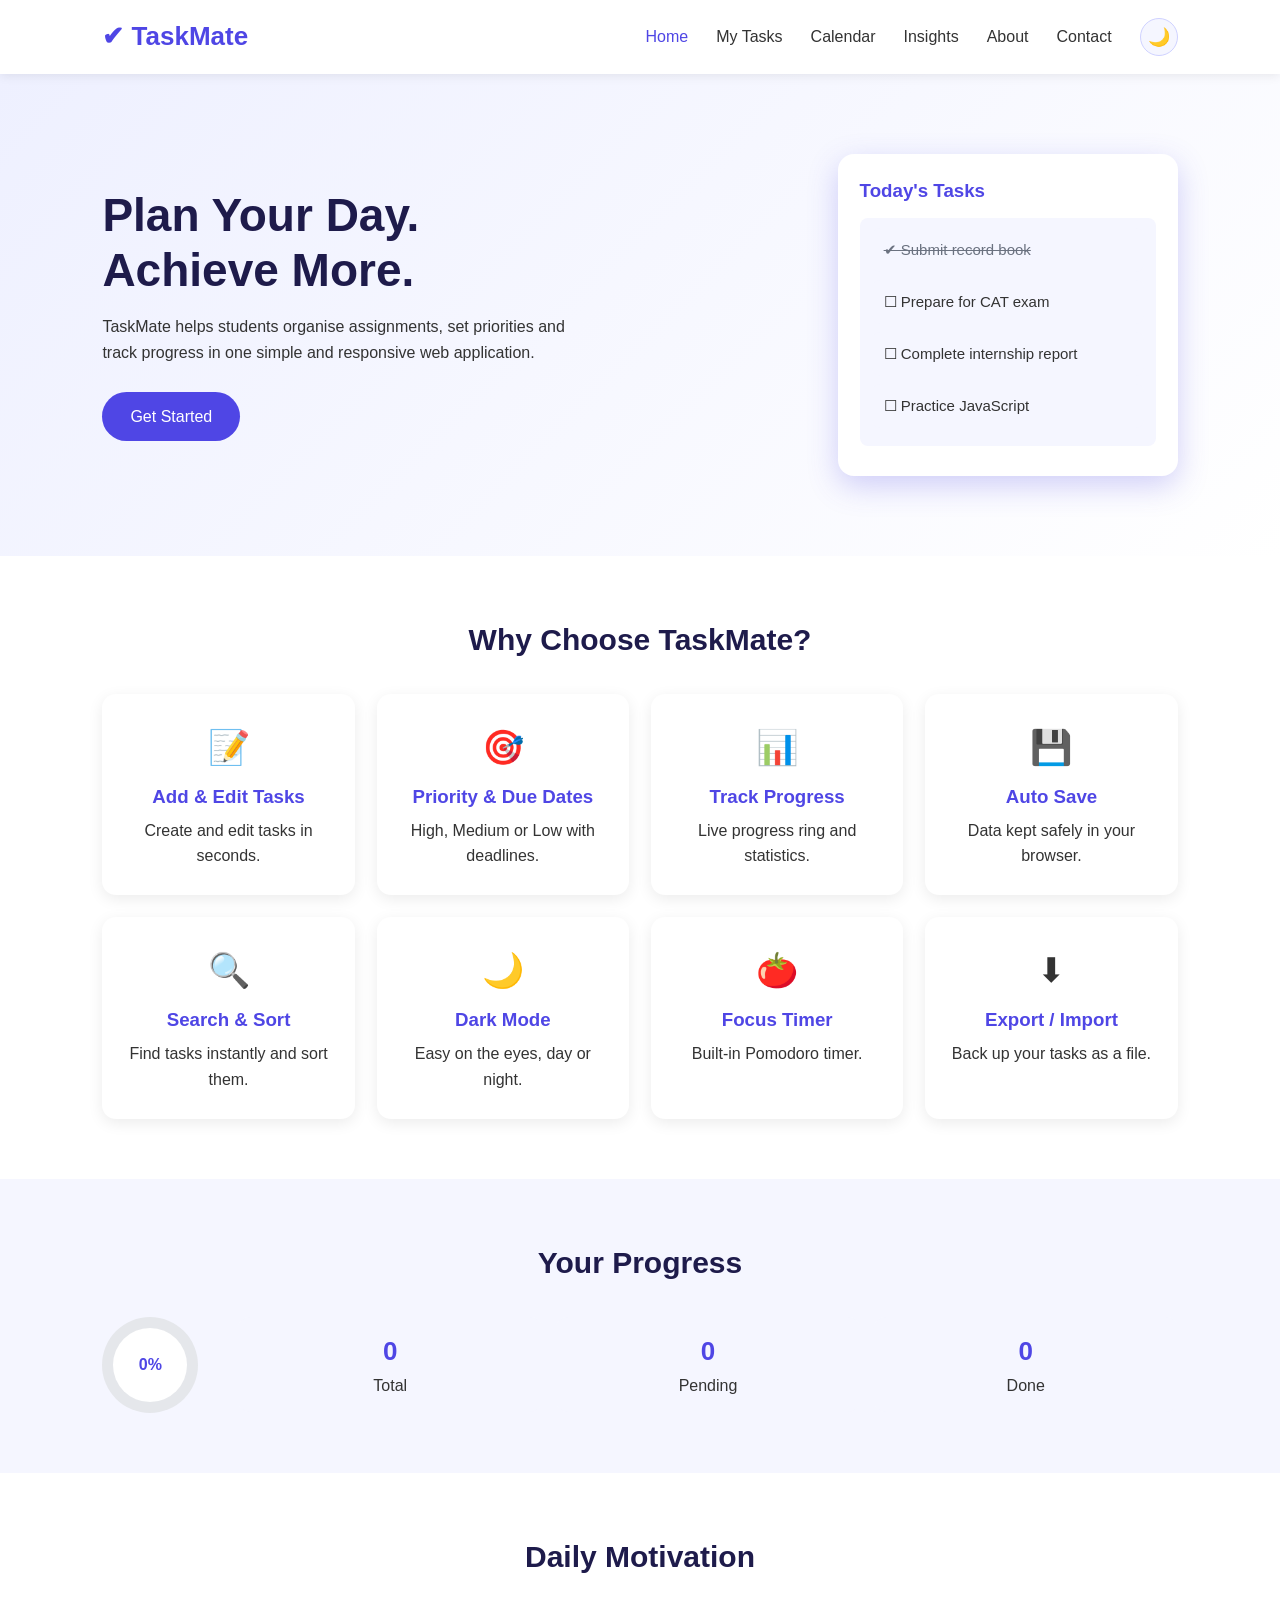
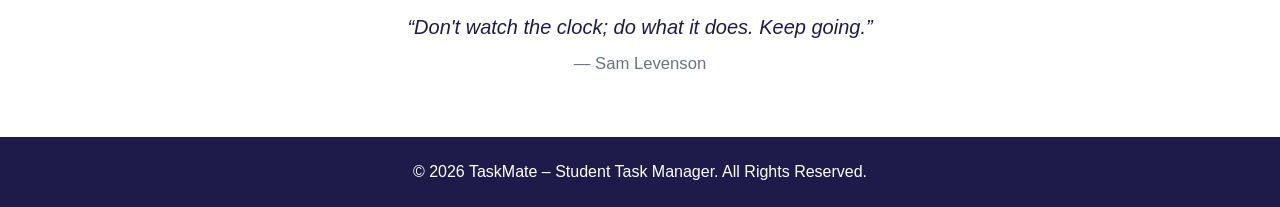
<file: index.html>
<!DOCTYPE html>
<html lang="en"><head><meta charset="UTF-8"><meta name="viewport" content="width=device-width, initial-scale=1.0">
<title>TaskMate - Home</title>
<script>(function(){try{var t=localStorage.getItem("theme")||(matchMedia("(prefers-color-scheme: dark)").matches?"dark":"light");document.documentElement.dataset.theme=t}catch(e){}})()</script>
<link rel="stylesheet" href="style.css"></head><body>
<header><div class="logo">✔ TaskMate</div>
<button class="burger" id="menuBtn" aria-label="Menu">☰</button>
<nav id="nav"><a href="index.html" class="active">Home</a><a href="tasks.html">My Tasks</a><a href="calendar.html">Calendar</a><a href="insights.html">Insights</a><a href="about.html">About</a><a href="contact.html">Contact</a><button class="icon-btn" id="themeBtn" aria-label="Toggle theme">🌙</button></nav></header>
<div class="toasts" id="toasts"></div>
<section class="hero"><div><h1>Plan Your Day.<br>Achieve More.</h1>
<p>TaskMate helps students organise assignments, set priorities and track progress in one simple and responsive web application.</p>
<a href="tasks.html" class="btn">Get Started</a></div>
<div class="mock"><h3>Today's Tasks</h3><div id="mockList"><div class="done">✔ Submit record book</div><div>☐ Prepare for CAT exam</div><div>☐ Complete internship report</div><div>☐ Practice JavaScript</div></div></div></section>

<section class="section"><h2>Why Choose TaskMate?</h2><div class="cards">
<div class="card fade"><div class="icon">📝</div><h3>Add &amp; Edit Tasks</h3><p>Create and edit tasks in seconds.</p></div>
<div class="card fade"><div class="icon">🎯</div><h3>Priority &amp; Due Dates</h3><p>High, Medium or Low with deadlines.</p></div>
<div class="card fade"><div class="icon">📊</div><h3>Track Progress</h3><p>Live progress ring and statistics.</p></div>
<div class="card fade"><div class="icon">💾</div><h3>Auto Save</h3><p>Data kept safely in your browser.</p></div>
<div class="card fade"><div class="icon">🔍</div><h3>Search &amp; Sort</h3><p>Find tasks instantly and sort them.</p></div>
<div class="card fade"><div class="icon">🌙</div><h3>Dark Mode</h3><p>Easy on the eyes, day or night.</p></div>
<div class="card fade"><div class="icon">🍅</div><h3>Focus Timer</h3><p>Built-in Pomodoro timer.</p></div>
<div class="card fade"><div class="icon">⬇</div><h3>Export / Import</h3><p>Back up your tasks as a file.</p></div></div></section>

<section class="section" style="background:var(--light)"><h2>Your Progress</h2>
<div class="home-progress">
  <div class="ring" id="homeRing"><span id="homePct">0%</span></div>
  <div class="stats" style="min-width:300px">
    <div class="stat"><b id="homeTotal">0</b>Total</div>
    <div class="stat"><b id="homePending">0</b>Pending</div>
    <div class="stat"><b id="homeDone">0</b>Done</div>
  </div>
</div></section>

<section class="section"><h2>Daily Motivation</h2>
<p class="quote"><span id="quoteText"></span><small id="quoteBy"></small></p></section>
<footer>© 2026 TaskMate – Student Task Manager. All Rights Reserved.</footer><script src="script.js"></script></body></html>
</file>
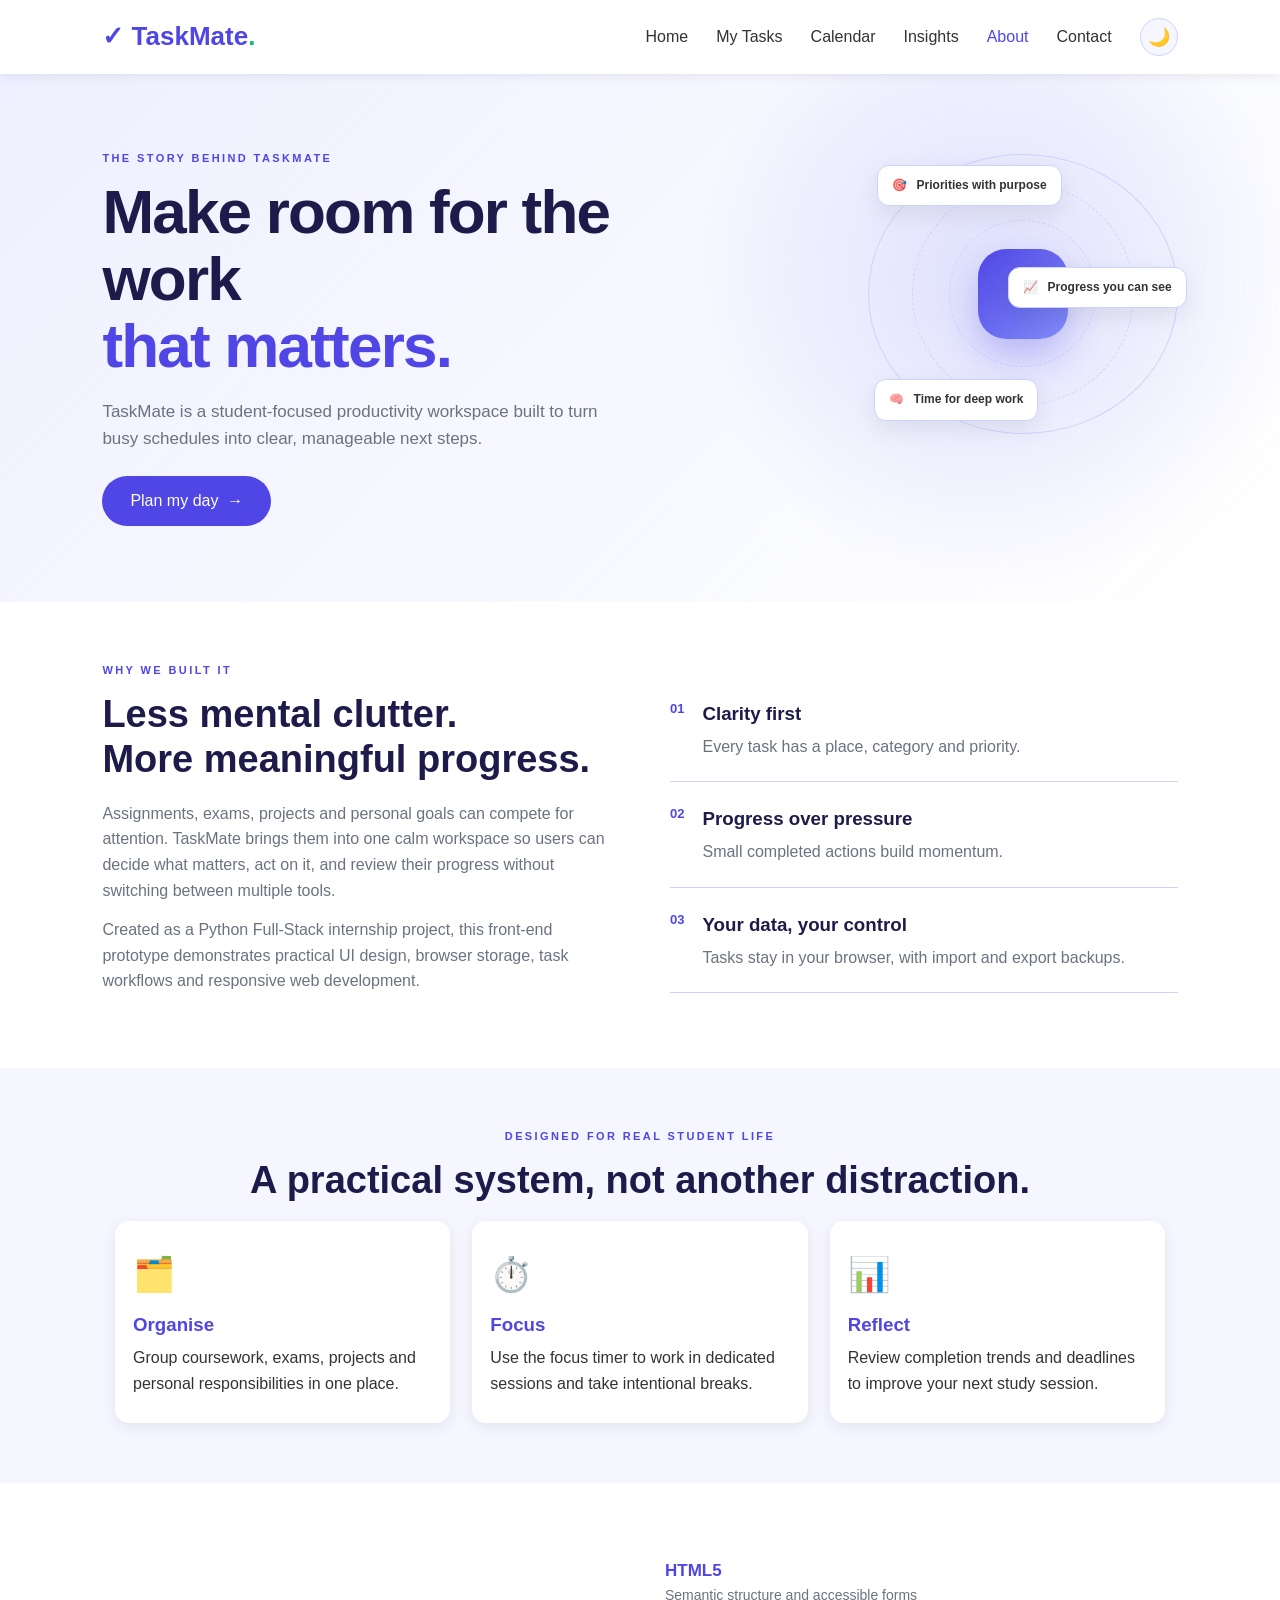
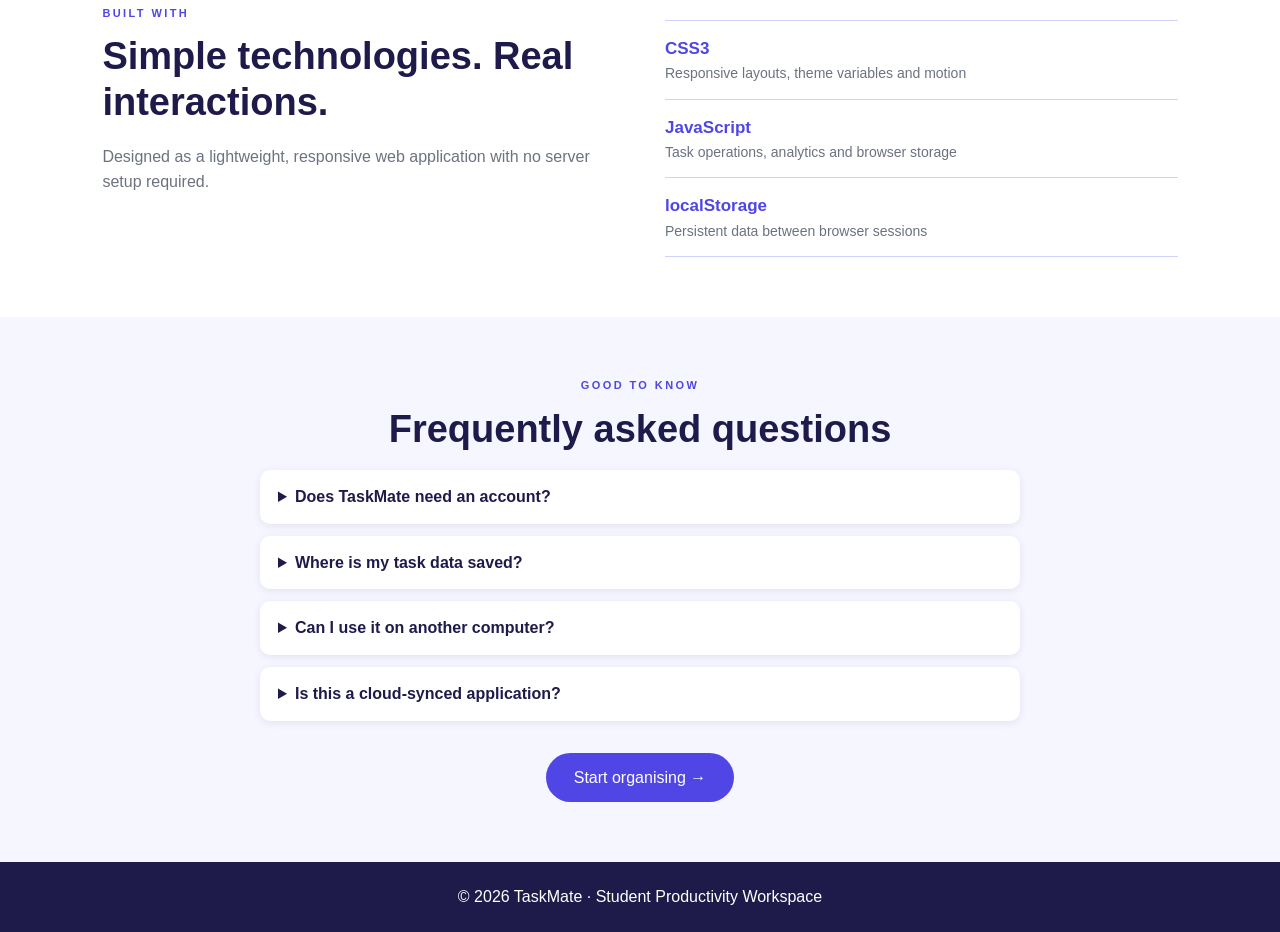
<file: about.html>
<!DOCTYPE html>
<html lang="en"><head><meta charset="UTF-8"><meta name="viewport" content="width=device-width, initial-scale=1.0"><title>TaskMate — Our Story</title><script>(function(){try{var t=localStorage.getItem("theme")||(matchMedia("(prefers-color-scheme: dark)").matches?"dark":"light");document.documentElement.dataset.theme=t}catch(e){}})()</script><link rel="stylesheet" href="style.css"></head><body>
<header><a class="logo" href="index.html">✓ TaskMate<span class="logo-dot">.</span></a><button class="burger" id="menuBtn" aria-label="Menu">☰</button><nav id="nav"><a href="index.html">Home</a><a href="tasks.html">My Tasks</a><a href="calendar.html">Calendar</a><a href="insights.html">Insights</a><a href="about.html" class="active">About</a><a href="contact.html">Contact</a><button class="icon-btn" id="themeBtn" aria-label="Toggle theme">🌙</button></nav></header>
<div class="toasts" id="toasts"></div><section class="about-hero"><div class="eyebrow">THE STORY BEHIND TASKMATE</div><h1>Make room for the work<br><span>that matters.</span></h1><p>TaskMate is a student-focused productivity workspace built to turn busy schedules into clear, manageable next steps.</p><a class="btn" href="tasks.html">Plan my day&nbsp; →</a><div class="about-orbit"><div class="orbit-icon">✓</div><div class="orbit-card orbit-one">🎯 &nbsp; Priorities with purpose</div><div class="orbit-card orbit-two">📈 &nbsp; Progress you can see</div><div class="orbit-card orbit-three">🧠 &nbsp; Time for deep work</div></div></section>
<section class="section story-grid"><div class="story-copy"><div class="eyebrow">WHY WE BUILT IT</div><h2>Less mental clutter.<br>More meaningful progress.</h2><p>Assignments, exams, projects and personal goals can compete for attention. TaskMate brings them into one calm workspace so users can decide what matters, act on it, and review their progress without switching between multiple tools.</p><p>Created as a Python Full-Stack internship project, this front-end prototype demonstrates practical UI design, browser storage, task workflows and responsive web development.</p></div><div class="principle-stack"><article><span>01</span><div><h3>Clarity first</h3><p>Every task has a place, category and priority.</p></div></article><article><span>02</span><div><h3>Progress over pressure</h3><p>Small completed actions build momentum.</p></div></article><article><span>03</span><div><h3>Your data, your control</h3><p>Tasks stay in your browser, with import and export backups.</p></div></article></div></section>
<section class="section values-section"><div class="eyebrow">DESIGNED FOR REAL STUDENT LIFE</div><h2>A practical system, not another distraction.</h2><div class="cards value-cards"><article class="card"><div class="icon">🗂️</div><h3>Organise</h3><p>Group coursework, exams, projects and personal responsibilities in one place.</p></article><article class="card"><div class="icon">⏱️</div><h3>Focus</h3><p>Use the focus timer to work in dedicated sessions and take intentional breaks.</p></article><article class="card"><div class="icon">📊</div><h3>Reflect</h3><p>Review completion trends and deadlines to improve your next study session.</p></article></div></section>
<section class="section tech-section"><div class="tech-heading"><div class="eyebrow">BUILT WITH</div><h2>Simple technologies. Real interactions.</h2><p>Designed as a lightweight, responsive web application with no server setup required.</p></div><div class="tech-list"><div><b>HTML5</b><span>Semantic structure and accessible forms</span></div><div><b>CSS3</b><span>Responsive layouts, theme variables and motion</span></div><div><b>JavaScript</b><span>Task operations, analytics and browser storage</span></div><div><b>localStorage</b><span>Persistent data between browser sessions</span></div></div></section>
<section class="section faq-section"><div class="eyebrow">GOOD TO KNOW</div><h2>Frequently asked questions</h2><div class="faq"><details><summary>Does TaskMate need an account?</summary><p>No. This prototype works directly in the browser, so there is no sign-up flow.</p></details><details><summary>Where is my task data saved?</summary><p>Tasks are saved in the browser's localStorage on this device. Use Export regularly to keep a JSON backup.</p></details><details><summary>Can I use it on another computer?</summary><p>Export your tasks from this browser, open TaskMate on the other computer and use Import to restore the backup.</p></details><details><summary>Is this a cloud-synced application?</summary><p>Not yet. This academic prototype uses local browser storage and does not sync data across devices.</p></details></div><a class="btn" href="tasks.html">Start organising →</a></section><footer>© 2026 TaskMate · Student Productivity Workspace</footer><script src="script.js"></script></body></html>
</file>
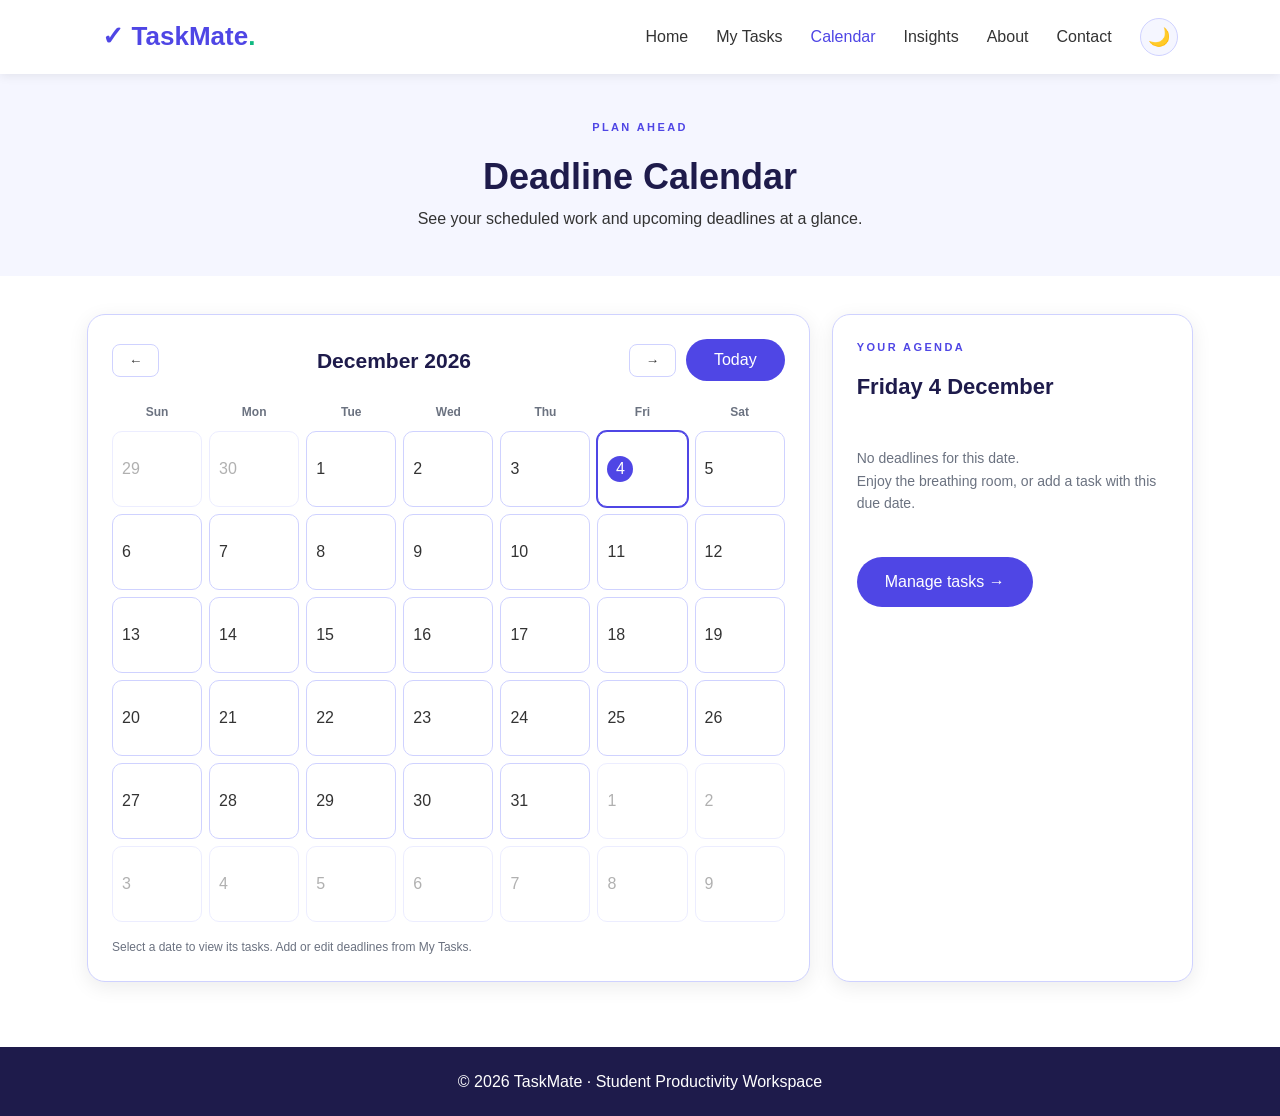
<file: calendar.html>
<!DOCTYPE html><html lang="en"><head><meta charset="UTF-8"><meta name="viewport" content="width=device-width, initial-scale=1.0"><title>TaskMate — Calendar</title><script>(function(){try{var t=localStorage.getItem("theme")||(matchMedia("(prefers-color-scheme: dark)").matches?"dark":"light");document.documentElement.dataset.theme=t}catch(e){}})()</script><link rel="stylesheet" href="style.css"></head><body><header><a class="logo" href="index.html">✓ TaskMate<span class="logo-dot">.</span></a><button class="burger" id="menuBtn" aria-label="Menu">☰</button><nav id="nav"><a href="index.html">Home</a><a href="tasks.html">My Tasks</a><a href="calendar.html" class="active">Calendar</a><a href="insights.html">Insights</a><a href="about.html">About</a><a href="contact.html">Contact</a><button class="icon-btn" id="themeBtn" aria-label="Toggle theme">🌙</button></nav></header><div class="toasts" id="toasts"></div><div class="page-title"><div class="eyebrow">PLAN AHEAD</div><h1>Deadline Calendar</h1><p>See your scheduled work and upcoming deadlines at a glance.</p></div><main class="calendar-layout"><section class="calendar-panel"><div class="calendar-head"><button class="ghost" id="prevMonth">←</button><h2 id="monthLabel">Month Year</h2><button class="ghost" id="nextMonth">→</button><button class="btn" id="todayMonth">Today</button></div><div class="calendar-grid calendar-week"><span>Sun</span><span>Mon</span><span>Tue</span><span>Wed</span><span>Thu</span><span>Fri</span><span>Sat</span></div><div class="calendar-grid" id="calendarGrid"></div><p class="calendar-note">Select a date to view its tasks. Add or edit deadlines from My Tasks.</p></section><aside class="agenda-panel"><div class="eyebrow">YOUR AGENDA</div><h2 id="selectedDateTitle">Tasks for today</h2><div id="agendaList" class="agenda-list"></div><a class="btn" href="tasks.html">Manage tasks →</a></aside></main><footer>© 2026 TaskMate · Student Productivity Workspace</footer><script src="script.js"></script></body></html>
</file>
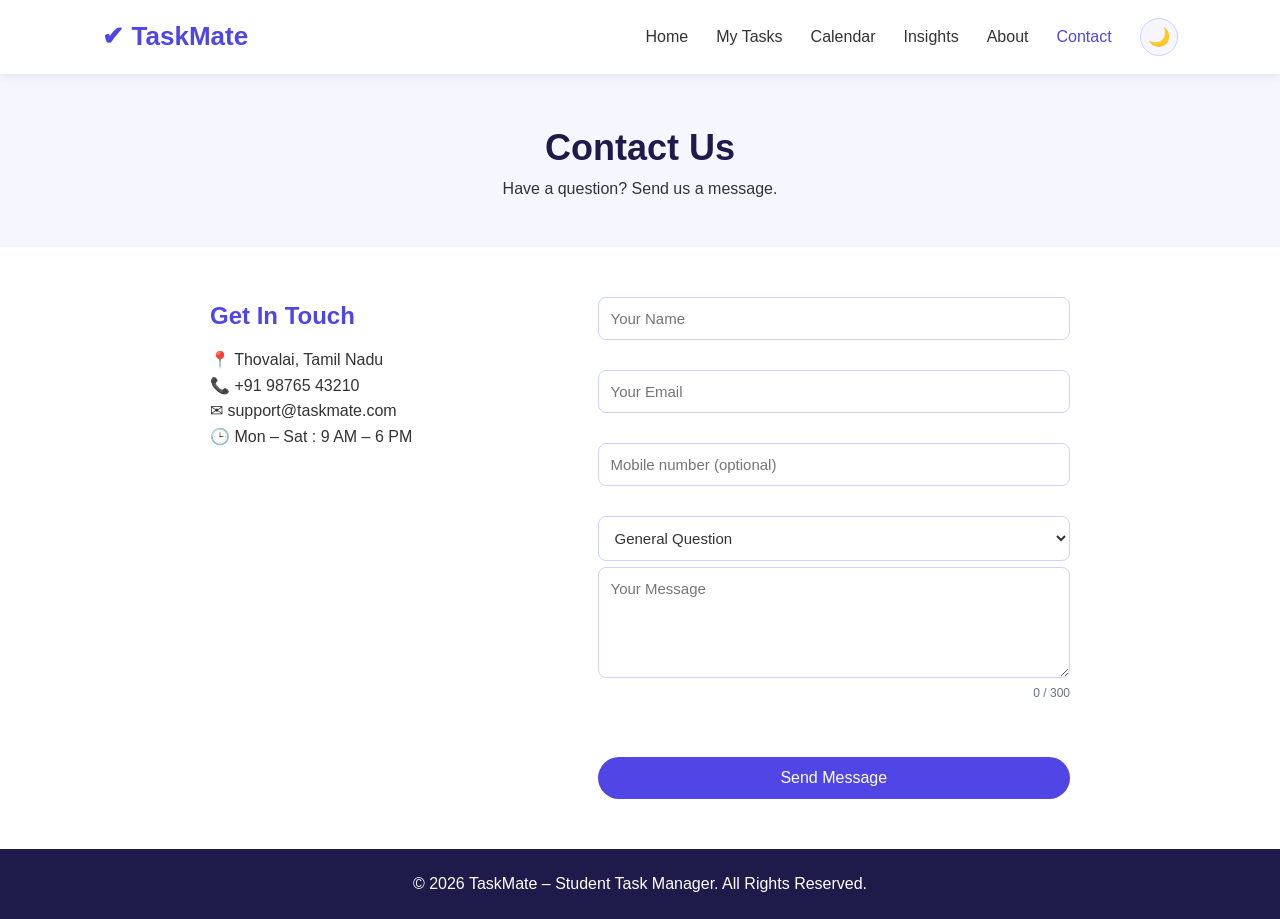
<file: contact.html>
<!DOCTYPE html>
<html lang="en"><head><meta charset="UTF-8"><meta name="viewport" content="width=device-width, initial-scale=1.0">
<title>TaskMate - Contact</title>
<script>(function(){try{var t=localStorage.getItem("theme")||(matchMedia("(prefers-color-scheme: dark)").matches?"dark":"light");document.documentElement.dataset.theme=t}catch(e){}})()</script>
<link rel="stylesheet" href="style.css"></head><body>
<header><div class="logo">✔ TaskMate</div>
<button class="burger" id="menuBtn" aria-label="Menu">☰</button>
<nav id="nav"><a href="index.html">Home</a><a href="tasks.html">My Tasks</a><a href="calendar.html">Calendar</a><a href="insights.html">Insights</a><a href="about.html">About</a><a href="contact.html" class="active">Contact</a><button class="icon-btn" id="themeBtn" aria-label="Toggle theme">🌙</button></nav></header>
<div class="toasts" id="toasts"></div>
<div class="page-title"><h1>Contact Us</h1><p>Have a question? Send us a message.</p></div>
<div class="contact"><div class="info"><h2>Get In Touch</h2><p>📍 Thovalai, Tamil Nadu</p><p>📞 +91 98765 43210</p><p>✉ support@taskmate.com</p><p>🕒 Mon – Sat : 9 AM – 6 PM</p></div>
<form id="contactForm" novalidate>
<input id="cname" placeholder="Your Name"><div class="err" id="e_cname"></div>
<input id="cemail" type="email" placeholder="Your Email"><div class="err" id="e_cemail"></div>
<input id="cphone" type="tel" placeholder="Mobile number (optional)" maxlength="10"><div class="err" id="e_cphone"></div>
<select id="csubject"><option>General Question</option><option>Feedback</option><option>Report a Bug</option><option>Feature Request</option></select>
<textarea id="cmsg" rows="5" placeholder="Your Message" maxlength="300"></textarea><div class="counter" id="count">0 / 300</div><div class="err" id="e_cmsg"></div>
<div class="err" id="cerr"></div><button class="btn" type="submit">Send Message</button></form></div>
<footer>© 2026 TaskMate – Student Task Manager. All Rights Reserved.</footer><script src="script.js"></script></body></html>
</file>
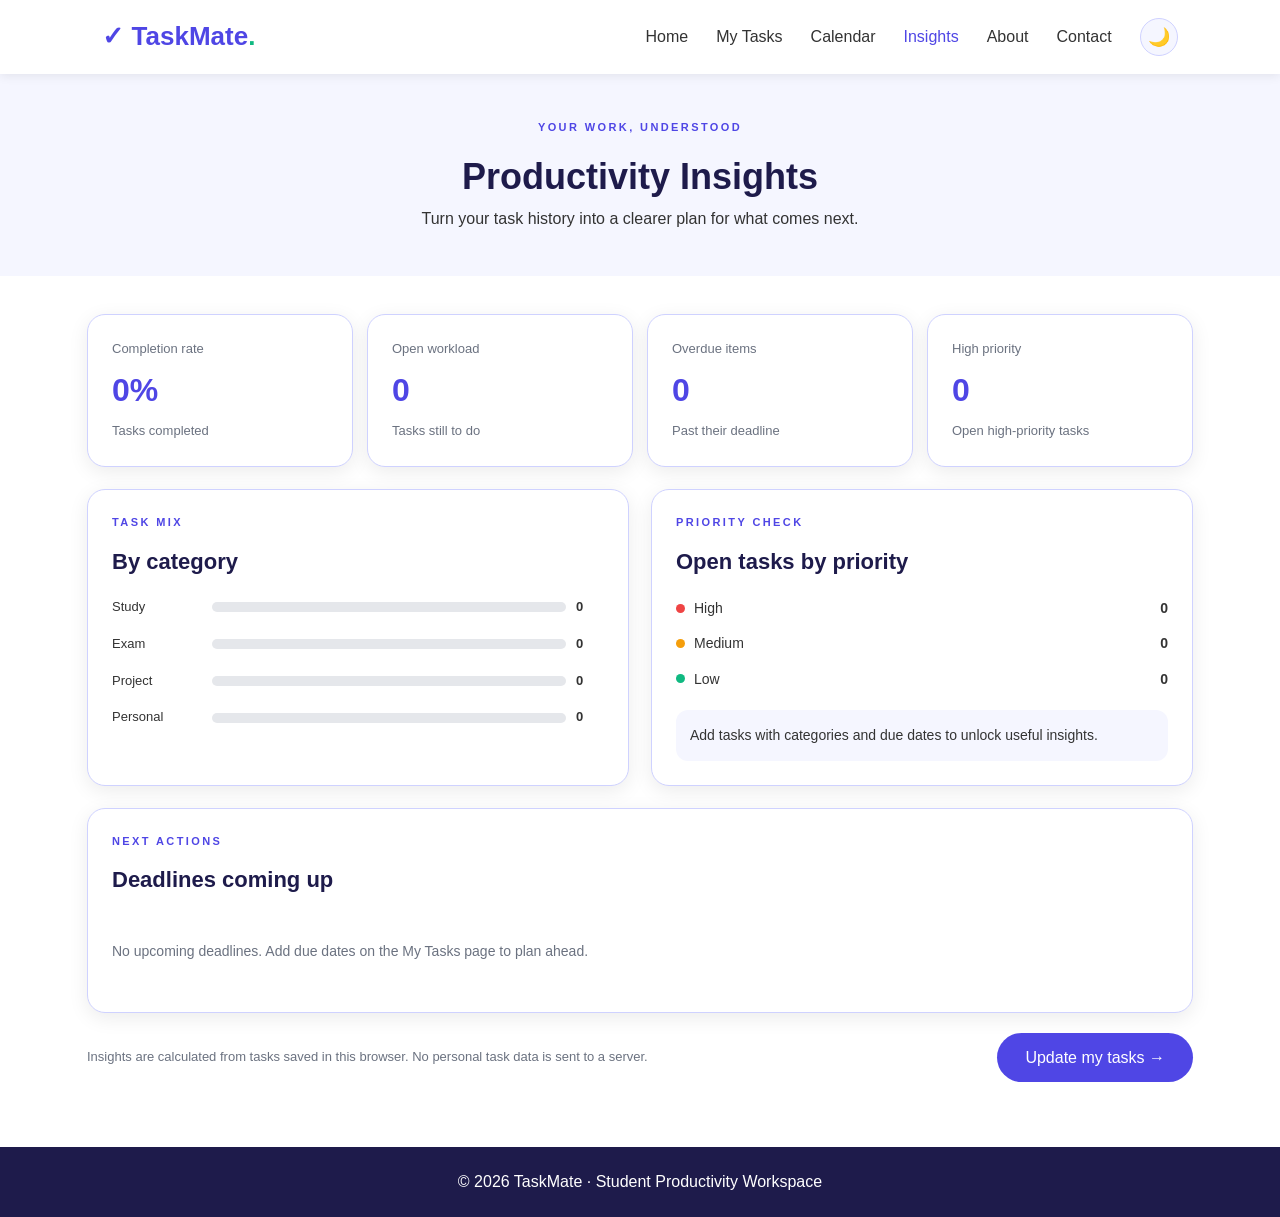
<file: insights.html>
<!DOCTYPE html><html lang="en"><head><meta charset="UTF-8"><meta name="viewport" content="width=device-width, initial-scale=1.0"><title>TaskMate — Insights</title><script>(function(){try{var t=localStorage.getItem("theme")||(matchMedia("(prefers-color-scheme: dark)").matches?"dark":"light");document.documentElement.dataset.theme=t}catch(e){}})()</script><link rel="stylesheet" href="style.css"></head><body><header><a class="logo" href="index.html">✓ TaskMate<span class="logo-dot">.</span></a><button class="burger" id="menuBtn" aria-label="Menu">☰</button><nav id="nav"><a href="index.html">Home</a><a href="tasks.html">My Tasks</a><a href="calendar.html">Calendar</a><a href="insights.html" class="active">Insights</a><a href="about.html">About</a><a href="contact.html">Contact</a><button class="icon-btn" id="themeBtn" aria-label="Toggle theme">🌙</button></nav></header><div class="toasts" id="toasts"></div><div class="page-title"><div class="eyebrow">YOUR WORK, UNDERSTOOD</div><h1>Productivity Insights</h1><p>Turn your task history into a clearer plan for what comes next.</p></div><main class="insights-layout"><section class="insight-kpis"><article class="insight-kpi"><span>Completion rate</span><b id="insCompletion">0%</b><small>Tasks completed</small></article><article class="insight-kpi"><span>Open workload</span><b id="insPending">0</b><small>Tasks still to do</small></article><article class="insight-kpi"><span>Overdue items</span><b id="insOverdue">0</b><small>Past their deadline</small></article><article class="insight-kpi"><span>High priority</span><b id="insHigh">0</b><small>Open high-priority tasks</small></article></section><section class="insight-columns"><article class="insight-panel"><div class="eyebrow">TASK MIX</div><h2>By category</h2><div id="categoryChart" class="horizontal-chart"></div></article><article class="insight-panel"><div class="eyebrow">PRIORITY CHECK</div><h2>Open tasks by priority</h2><div id="priorityChart" class="priority-breakdown"></div><p class="insight-tip" id="insightTip">Add a few tasks to generate your personalised insight.</p></article></section><section class="insight-panel"><div class="eyebrow">NEXT ACTIONS</div><h2>Deadlines coming up</h2><div id="upcomingList" class="upcoming-list"></div></section><div class="insight-footer"><p>Insights are calculated from tasks saved in this browser. No personal task data is sent to a server.</p><a class="btn" href="tasks.html">Update my tasks →</a></div></main><footer>© 2026 TaskMate · Student Productivity Workspace</footer><script src="script.js"></script></body></html>
</file>
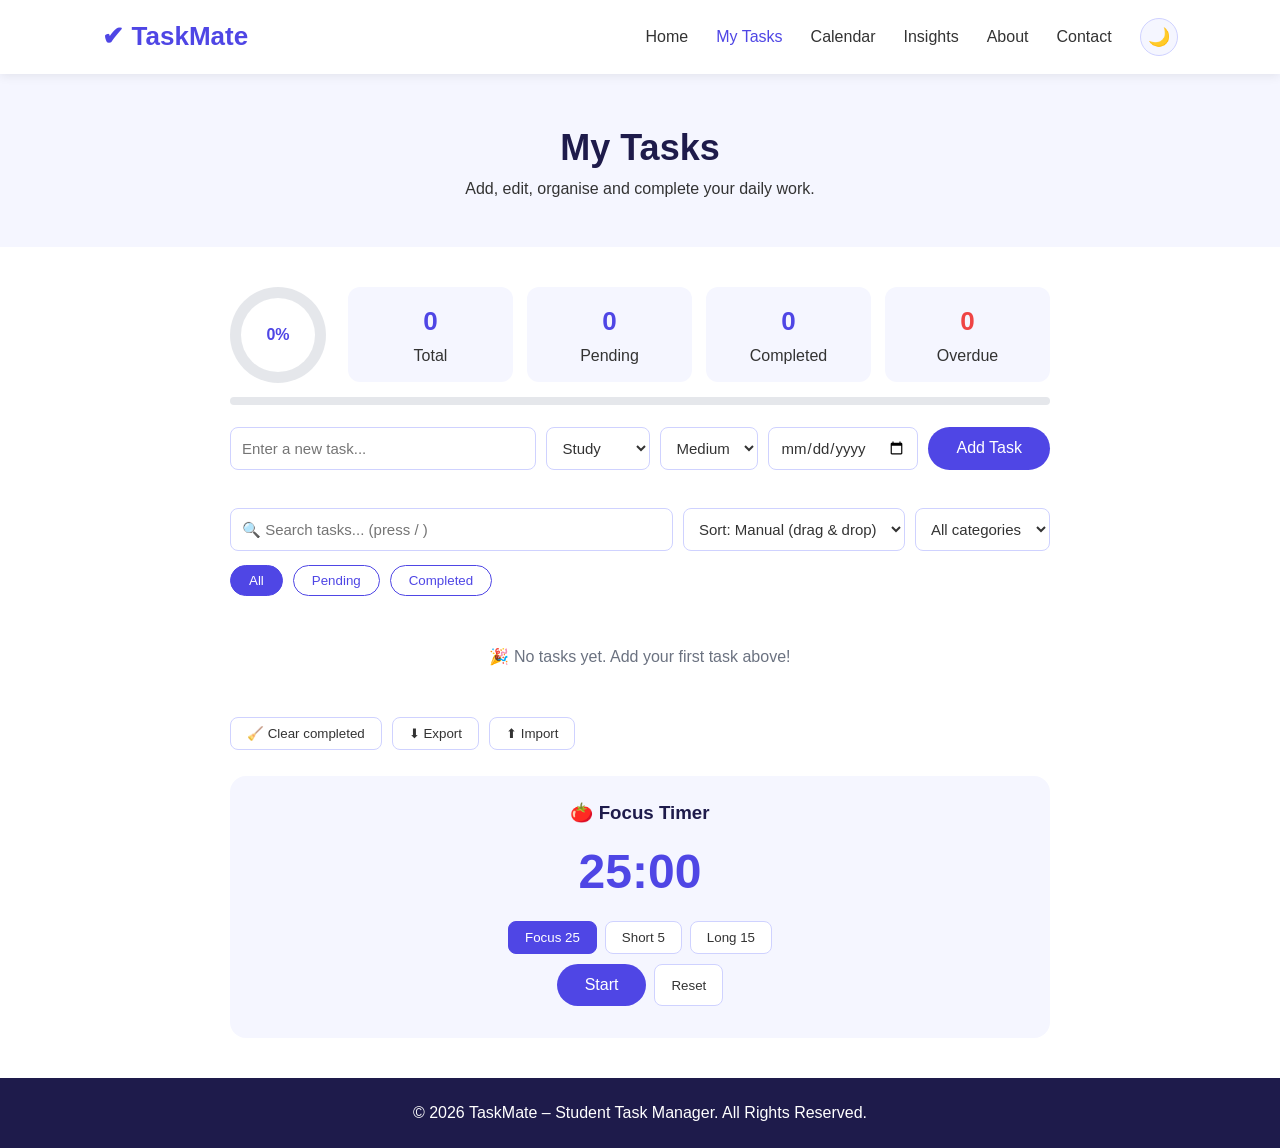
<file: tasks.html>
<!DOCTYPE html>
<html lang="en"><head><meta charset="UTF-8"><meta name="viewport" content="width=device-width, initial-scale=1.0">
<title>TaskMate - My Tasks</title>
<script>(function(){try{var t=localStorage.getItem("theme")||(matchMedia("(prefers-color-scheme: dark)").matches?"dark":"light");document.documentElement.dataset.theme=t}catch(e){}})()</script>
<link rel="stylesheet" href="style.css"></head><body>
<header><div class="logo">✔ TaskMate</div>
<button class="burger" id="menuBtn" aria-label="Menu">☰</button>
<nav id="nav"><a href="index.html">Home</a><a href="tasks.html" class="active">My Tasks</a><a href="calendar.html">Calendar</a><a href="insights.html">Insights</a><a href="about.html">About</a><a href="contact.html">Contact</a><button class="icon-btn" id="themeBtn" aria-label="Toggle theme">🌙</button></nav></header>
<div class="toasts" id="toasts"></div>
<div class="page-title"><h1>My Tasks</h1><p>Add, edit, organise and complete your daily work.</p></div>
<div class="app wide">
<div class="dash">
  <div class="ring" id="ring"><span id="pct">0%</span></div>
  <div class="stats">
    <div class="stat"><b id="total">0</b>Total</div>
    <div class="stat"><b id="pending">0</b>Pending</div>
    <div class="stat"><b id="completed">0</b>Completed</div>
    <div class="stat warn"><b id="overdue">0</b>Overdue</div>
  </div>
</div>
<div class="bar"><div id="barFill"></div></div>

<div class="add">
  <input id="taskInput" placeholder="Enter a new task..." maxlength="100">
  <select id="category"><option>Study</option><option>Exam</option><option>Project</option><option>Personal</option></select>
  <select id="priority"><option>High</option><option selected>Medium</option><option>Low</option></select>
  <input type="date" id="dueDate" title="Due date (optional)">
  <button class="btn" id="addBtn">Add Task</button>
</div>
<div class="msg" id="msg"></div>

<div class="toolbar">
  <input id="search" type="search" placeholder="🔍 Search tasks... (press / )">
  <select id="sort">
    <option value="manual">Sort: Manual (drag &amp; drop)</option>
    <option value="new">Sort: Newest first</option>
    <option value="due">Sort: Due date</option>
    <option value="priority">Sort: Priority</option>
    <option value="az">Sort: A → Z</option>
  </select>
  <select id="catFilter"><option value="all">All categories</option><option>Study</option><option>Exam</option><option>Project</option><option>Personal</option></select>
</div>
<div class="filters"><button class="on" data-f="all">All</button><button data-f="pending">Pending</button><button data-f="done">Completed</button></div>

<ul id="taskList"></ul>
<div class="empty" id="empty" hidden></div>

<div class="actions">
  <button class="ghost" id="clearDone">🧹 Clear completed</button>
  <button class="ghost" id="exportBtn">⬇ Export</button>
  <button class="ghost" id="importBtn">⬆ Import</button>
  <input type="file" id="importFile" accept=".json,application/json" hidden>
</div>

<div class="pomo">
  <h3>🍅 Focus Timer</h3>
  <div class="time" id="pomoTime">25:00</div>
  <div class="modes"><button class="ghost on" data-m="25">Focus 25</button><button class="ghost" data-m="5">Short 5</button><button class="ghost" data-m="15">Long 15</button></div>
  <div class="ctrl"><button class="btn" id="pomoStart">Start</button><button class="ghost" id="pomoReset">Reset</button></div>
</div>
</div>
<footer>© 2026 TaskMate – Student Task Manager. All Rights Reserved.</footer><script src="script.js"></script></body></html>
</file>
<file: style.css>
*{margin:0;padding:0;box-sizing:border-box}
:root{--primary:#4f46e5;--dark:#1e1b4b;--head:#1e1b4b;--light:#f5f6ff;--accent:#10b981;--text:#333;--bg:#fff;--card:#fff;--border:#cfd2ff;--shadow:rgba(0,0,0,.08);--ring:#e5e7eb;--hero:#eef0ff;--btnh:#1e1b4b;--muted:#6b7280;--danger:#b91c1c;--dangerbg:#fee2e2}
[data-theme="dark"]{--primary:#6366f1;--dark:#0a0a18;--head:#e0e2ff;--light:#171833;--text:#dfe1f3;--bg:#0f1020;--card:#1a1b33;--border:#363866;--shadow:rgba(0,0,0,.5);--ring:#2c2e55;--hero:#1b1c3a;--btnh:#4f46e5;--muted:#9ca3c9;--danger:#fca5a5;--dangerbg:#4c1d1d}
html{scroll-behavior:smooth}
[hidden]{display:none!important}
body{font-family:'Segoe UI',Arial,sans-serif;color:var(--text);background:var(--bg);line-height:1.6;transition:background .3s,color .3s}

/* header */
header{position:sticky;top:0;z-index:10;display:flex;justify-content:space-between;align-items:center;padding:16px 8%;background:var(--card);box-shadow:0 2px 10px var(--shadow)}
.logo{font-size:26px;font-weight:700;color:var(--primary)}
nav{display:flex;gap:28px;align-items:center}
nav a{text-decoration:none;color:var(--text);font-weight:500;transition:.3s}
nav a:hover,nav a.active{color:var(--primary)}
.icon-btn{background:var(--light);border:1px solid var(--border);border-radius:50%;width:38px;height:38px;font-size:18px;cursor:pointer;transition:.3s}
.icon-btn:hover{transform:rotate(20deg) scale(1.1)}
.burger{display:none;background:none;border:none;font-size:28px;color:var(--text);cursor:pointer}

/* reveal animation */
.fade{opacity:0;transform:translateY(24px);transition:opacity .6s,transform .6s}
.fade.show{opacity:1;transform:none}

/* hero */
.hero{display:flex;align-items:center;justify-content:space-between;gap:40px;padding:80px 8%;background:linear-gradient(135deg,var(--hero),var(--bg))}
.hero h1{font-size:46px;color:var(--head);line-height:1.2;margin-bottom:16px}
.hero p{max-width:480px;margin-bottom:26px}
.btn{display:inline-block;padding:12px 28px;background:var(--primary);color:#fff;border:none;border-radius:30px;text-decoration:none;font-size:16px;cursor:pointer;transition:.3s}
.btn:hover{background:var(--btnh);transform:scale(1.05)}
.mock{width:340px;background:var(--card);border-radius:16px;padding:22px;box-shadow:0 10px 30px rgba(79,70,229,.25)}
.mock h3{color:var(--primary);margin-bottom:12px}
.mock div{padding:10px 12px;margin-bottom:8px;background:var(--light);border-radius:8px;font-size:15px;overflow:hidden;text-overflow:ellipsis;white-space:nowrap}
.mock .done{text-decoration:line-through;color:var(--muted)}
.page-title{text-align:center;padding:45px 8%;background:var(--light)}
.page-title h1{color:var(--head);font-size:36px}
.section{padding:60px 8%;text-align:center}
.section h2{color:var(--head);margin-bottom:30px;font-size:30px}
.cards{display:grid;grid-template-columns:repeat(4,1fr);gap:22px}
.card{background:var(--card);padding:26px 18px;border-radius:14px;box-shadow:0 4px 15px var(--shadow);transition:transform .3s}
.card.fade.show:hover,.card:not(.fade):hover{transform:translateY(-8px)}
.card .icon{font-size:34px;margin-bottom:8px}
.card h3{color:var(--primary);margin-bottom:6px}

/* home progress + quote */
.home-progress{display:flex;justify-content:center;align-items:center;gap:40px;flex-wrap:wrap}
.quote{max-width:640px;margin:0 auto;font-size:20px;font-style:italic;color:var(--head)}
.quote small{display:block;margin-top:8px;font-style:normal;color:var(--muted)}

/* about */
.about{display:flex;gap:40px;align-items:center;padding:60px 8%}
.about .box{flex:1;background:linear-gradient(135deg,var(--primary),#818cf8);color:#fff;border-radius:16px;padding:50px 30px;text-align:center;font-size:24px;font-weight:600}
.about .text{flex:1}.about h2{color:var(--primary);margin-bottom:12px}
.counters{display:grid;grid-template-columns:repeat(4,1fr);gap:20px;padding:0 8% 20px;text-align:center}
.counters div{background:var(--light);border-radius:14px;padding:22px}
.counters b{display:block;font-size:34px;color:var(--primary)}
.faq{max-width:760px;margin:0 auto;text-align:left}
.faq details{background:var(--card);border-radius:10px;box-shadow:0 2px 8px var(--shadow);padding:14px 18px;margin-bottom:12px}
.faq summary{cursor:pointer;font-weight:600;color:var(--head)}
.faq p{margin-top:8px}

/* tasks page */
.app{max-width:760px;margin:40px auto;padding:0 20px}
.app.wide{max-width:860px}
.dash{display:flex;align-items:center;gap:22px;margin-bottom:14px}
.ring{width:96px;height:96px;border-radius:50%;display:grid;place-items:center;background:conic-gradient(var(--accent) 0deg,var(--ring) 0deg);flex-shrink:0}
.ring span{width:74px;height:74px;border-radius:50%;background:var(--bg);display:grid;place-items:center;font-weight:700;color:var(--primary)}
.stats{display:flex;gap:14px;flex:1}
.stat{flex:1;text-align:center;padding:14px 8px;border-radius:12px;background:var(--light)}
.stat b{display:block;font-size:26px;color:var(--primary)}
.stat.warn b{color:#ef4444}
.bar{height:8px;background:var(--ring);border-radius:8px;overflow:hidden;margin-bottom:22px}
#barFill{height:100%;width:0;background:linear-gradient(90deg,var(--primary),var(--accent));transition:width .5s}
.add{display:flex;gap:10px;margin-bottom:10px;flex-wrap:wrap}
.add input,.add select,.toolbar input,.toolbar select,.edit-row input,.edit-row select{padding:11px;border:1px solid var(--border);border-radius:8px;font-size:15px;background:var(--card);color:var(--text);font-family:inherit}
.add input#taskInput{flex:1;min-width:200px}
.toolbar{display:flex;gap:10px;margin-bottom:14px;flex-wrap:wrap}
.toolbar input{flex:1;min-width:180px}
.filters{display:flex;gap:10px;margin-bottom:18px;flex-wrap:wrap}
.filters button{padding:7px 18px;border:1px solid var(--primary);background:var(--card);color:var(--primary);border-radius:20px;cursor:pointer}
.filters button.on{background:var(--primary);color:#fff}
ul{list-style:none}
li.task{display:flex;align-items:center;gap:12px;padding:14px;margin-bottom:10px;background:var(--card);border-left:5px solid var(--accent);border-radius:8px;box-shadow:0 2px 8px var(--shadow);transition:transform .2s,opacity .2s}
li.task.High{border-color:#ef4444}li.task.Medium{border-color:#f59e0b}
li.task[draggable="true"]{cursor:grab}
li.task.dragging{opacity:.4}
li.task.over{transform:translateY(4px);box-shadow:0 0 0 2px var(--primary)}
li.task .body{flex:1;min-width:0}
li.task .title{display:block;word-break:break-word}
li.task.done .title{text-decoration:line-through;color:var(--muted)}
.meta{display:flex;gap:6px;flex-wrap:wrap;margin-top:4px}
.chip{font-size:12px;padding:2px 9px;border-radius:12px;background:var(--light);color:var(--muted);border:1px solid var(--border)}
.chip.High{background:#fee2e2;color:#b91c1c;border-color:#fecaca}
.chip.Medium{background:#fef3c7;color:#b45309;border-color:#fde68a}
.chip.Low{background:#d1fae5;color:#047857;border-color:#a7f3d0}
.chip.overdue{background:#ef4444;color:#fff;border-color:#ef4444}
.chip.today{background:#f59e0b;color:#fff;border-color:#f59e0b}
.edit-row{display:flex;gap:8px;flex-wrap:wrap}
.edit-row input[type=text]{flex:1;min-width:140px}
.del,.edit,.save{border:none;border-radius:6px;padding:6px 12px;cursor:pointer}
.del{background:var(--dangerbg);color:var(--danger)}
.edit{background:var(--light);color:var(--primary);border:1px solid var(--border)}
.save{background:var(--accent);color:#fff}
.msg{color:var(--danger);font-size:14px;min-height:20px;margin-bottom:8px}
.empty{text-align:center;padding:30px;color:var(--muted)}
.actions{display:flex;gap:10px;flex-wrap:wrap;margin:18px 0 26px}
.ghost{padding:8px 16px;border:1px solid var(--border);background:var(--card);color:var(--text);border-radius:8px;cursor:pointer;transition:.3s}
.ghost:hover{border-color:var(--primary);color:var(--primary)}
.pomo{text-align:center;background:var(--light);border-radius:16px;padding:22px}
.pomo h3{color:var(--head);margin-bottom:6px}
.pomo .time{font-size:48px;font-weight:700;color:var(--primary);font-variant-numeric:tabular-nums}
.pomo .modes,.pomo .ctrl{display:flex;gap:8px;justify-content:center;margin:10px 0}
.pomo .modes button.on{background:var(--primary);color:#fff;border-color:var(--primary)}

/* contact */
.contact{display:flex;gap:50px;max-width:900px;margin:50px auto;padding:0 20px}
.contact .info{flex:1}.contact h2{color:var(--primary);margin-bottom:12px}
#contactForm{flex:1.4;display:flex;flex-direction:column;gap:6px}
#contactForm input,#contactForm textarea,#contactForm select{padding:12px;border:1px solid var(--border);border-radius:8px;font-size:15px;font-family:inherit;background:var(--card);color:var(--text)}
#contactForm .invalid{border-color:#ef4444}
.err{color:var(--danger);font-size:13px;min-height:18px}
.ok{color:#047857}
.counter{text-align:right;font-size:12px;color:var(--muted)}

/* toast */
.toasts{position:fixed;bottom:20px;left:50%;transform:translateX(-50%);display:flex;flex-direction:column;gap:8px;z-index:50;align-items:center}
.toast{background:var(--dark);color:#fff;padding:10px 18px;border-radius:30px;box-shadow:0 6px 20px rgba(0,0,0,.3);display:flex;gap:14px;align-items:center;animation:pop .3s}
.toast button{background:none;border:none;color:#a5b4fc;font-weight:700;cursor:pointer}
@keyframes pop{from{opacity:0;transform:translateY(12px)}to{opacity:1;transform:none}}

footer{background:var(--dark);color:#fff;text-align:center;padding:22px}

@media(max-width:768px){
.hero,.about,.contact{flex-direction:column}
.hero h1{font-size:34px}
.cards,.counters{grid-template-columns:1fr 1fr}
.mock{width:100%}
.burger{display:block}
nav{display:none;position:absolute;top:100%;left:0;right:0;flex-direction:column;gap:14px;padding:18px;background:var(--card);box-shadow:0 8px 14px var(--shadow)}
nav.open{display:flex}
.dash{flex-direction:column;align-items:stretch}
.ring{align-self:center}
.stats{flex-wrap:wrap}.stat{min-width:40%}
li.task{flex-wrap:wrap}
}

/* TaskMate Pro upgrade: editorial About, Calendar and Insights */
.logo{text-decoration:none}.logo-dot{color:var(--accent)}.eyebrow{font-size:11px;letter-spacing:2.4px;font-weight:800;color:var(--primary);margin-bottom:12px}
.about-hero{position:relative;overflow:hidden;min-height:470px;padding:76px 8%;background:radial-gradient(circle at 78% 40%,rgba(99,102,241,.18),transparent 29%),linear-gradient(135deg,var(--hero),var(--bg))}.about-hero h1{font-size:clamp(36px,5vw,62px);line-height:1.08;color:var(--head);max-width:650px;margin-bottom:18px;letter-spacing:-1.8px}.about-hero h1 span{color:var(--primary)}.about-hero>p{max-width:520px;margin-bottom:24px;color:var(--muted);font-size:17px}.about-orbit{position:absolute;right:8%;top:80px;width:310px;height:280px;border:1px solid var(--border);border-radius:50%;display:grid;place-items:center}.about-orbit:before,.about-orbit:after{content:"";position:absolute;border:1px dashed var(--border);border-radius:50%;width:220px;height:220px}.about-orbit:after{width:145px;height:145px}.orbit-icon{z-index:1;width:90px;height:90px;border-radius:28px;display:grid;place-items:center;background:linear-gradient(135deg,var(--primary),#818cf8);color:white;font-size:42px;box-shadow:0 18px 35px rgba(79,70,229,.28)}.orbit-card{position:absolute;z-index:2;background:var(--card);border:1px solid var(--border);box-shadow:0 8px 24px var(--shadow);padding:10px 14px;border-radius:12px;font-size:12px;font-weight:650}.orbit-one{top:10px;left:8px}.orbit-two{right:-10px;top:112px}.orbit-three{bottom:12px;left:5px}.story-grid{display:grid;grid-template-columns:1fr 1fr;gap:60px;text-align:left;align-items:center}.story-copy h2,.values-section h2,.tech-section h2,.faq-section h2{font-size:clamp(27px,3vw,38px);line-height:1.2;color:var(--head);margin-bottom:18px}.story-copy p{margin-bottom:14px;color:var(--muted)}.principle-stack article{display:flex;gap:18px;padding:22px 0;border-bottom:1px solid var(--border)}.principle-stack article>span{font-size:13px;color:var(--primary);font-weight:800}.principle-stack h3{color:var(--head);margin-bottom:5px}.principle-stack p{color:var(--muted)}.values-section{background:var(--light)}.value-cards{grid-template-columns:repeat(3,1fr);max-width:1050px;margin:auto;text-align:left}.tech-section{display:grid;grid-template-columns:1fr 1fr;gap:50px;text-align:left;align-items:center}.tech-heading p{color:var(--muted)}.tech-list>div{display:flex;flex-direction:column;padding:14px 0;border-bottom:1px solid var(--border)}.tech-list b{color:var(--primary);font-size:17px}.tech-list span{color:var(--muted);font-size:14px}.faq-section{background:var(--light)}.faq-section>.btn{margin-top:20px}.calendar-layout,.insights-layout{max-width:1150px;margin:38px auto 65px;padding:0 22px}.calendar-layout{display:grid;grid-template-columns:minmax(0,1.6fr) minmax(270px,.8fr);gap:22px}.calendar-panel,.agenda-panel,.insight-panel,.insight-kpi{background:var(--card);border:1px solid var(--border);border-radius:18px;padding:24px;box-shadow:0 5px 20px var(--shadow)}.calendar-head{display:flex;align-items:center;gap:10px;margin-bottom:22px}.calendar-head h2{flex:1;text-align:center;color:var(--head);font-size:21px}.calendar-grid{display:grid;grid-template-columns:repeat(7,minmax(0,1fr));gap:7px}.calendar-week{margin-bottom:8px;text-align:center;color:var(--muted);font-size:12px;font-weight:700}.calendar-day{position:relative;min-height:76px;border:1px solid var(--border);border-radius:10px;background:var(--bg);color:var(--text);text-align:left;padding:9px;cursor:pointer;font:inherit}.calendar-day:hover,.calendar-day.selected{border-color:var(--primary);box-shadow:0 0 0 1px var(--primary)}.calendar-day.muted{opacity:.38}.calendar-day.today .day-number{display:inline-grid;place-items:center;background:var(--primary);color:#fff;width:26px;height:26px;border-radius:50%}.day-dots{display:flex;gap:3px;margin-top:12px;flex-wrap:wrap}.day-dot{width:6px;height:6px;border-radius:50%;background:var(--accent)}.day-dot.high{background:#ef4444}.calendar-note{font-size:12px;color:var(--muted);margin-top:16px}.agenda-panel h2,.insight-panel h2{font-size:22px;color:var(--head);margin-bottom:18px}.agenda-panel .btn{margin-top:18px}.agenda-item,.upcoming-item{padding:13px 0;border-bottom:1px solid var(--border)}.agenda-item b,.upcoming-item b{display:block;color:var(--head)}.agenda-item small,.upcoming-item small{color:var(--muted)}.agenda-empty{padding:25px 0;color:var(--muted);font-size:14px}.insight-kpis{display:grid;grid-template-columns:repeat(4,1fr);gap:14px;margin-bottom:22px}.insight-kpi{display:flex;flex-direction:column;gap:5px}.insight-kpi span,.insight-kpi small{font-size:13px;color:var(--muted)}.insight-kpi b{font-size:32px;color:var(--primary)}.insight-columns{display:grid;grid-template-columns:1fr 1fr;gap:22px;margin-bottom:22px}.horizontal-chart{display:flex;flex-direction:column;gap:16px}.chart-row{display:grid;grid-template-columns:90px 1fr 28px;align-items:center;gap:10px;font-size:13px}.chart-track{height:10px;border-radius:10px;background:var(--ring);overflow:hidden}.chart-fill{height:100%;border-radius:10px;background:linear-gradient(90deg,var(--primary),var(--accent))}.priority-breakdown{display:grid;gap:13px}.priority-line{display:flex;justify-content:space-between;align-items:center;font-size:14px}.priority-line span:first-child{display:flex;align-items:center;gap:9px}.priority-mark{width:9px;height:9px;border-radius:50%;background:#ef4444}.priority-mark.medium{background:#f59e0b}.priority-mark.low{background:var(--accent)}.insight-tip{background:var(--light);border-radius:12px;padding:14px;margin-top:20px;font-size:14px;color:var(--text)}.insight-footer{display:flex;align-items:center;justify-content:space-between;gap:18px;margin-top:20px}.insight-footer p{font-size:13px;color:var(--muted);max-width:600px}
@media(max-width:900px){.about-orbit{position:relative;right:auto;top:auto;margin:40px auto 0}.about-hero{padding-bottom:45px}.story-grid,.tech-section{grid-template-columns:1fr;gap:30px}.calendar-layout{grid-template-columns:1fr}.insight-kpis{grid-template-columns:repeat(2,1fr)}}
@media(max-width:600px){.about-orbit{transform:scale(.85);transform-origin:top center;margin-bottom:-35px}.value-cards,.insight-columns{grid-template-columns:1fr}.calendar-panel,.agenda-panel,.insight-panel{padding:15px}.calendar-grid{gap:3px}.calendar-day{min-height:52px;padding:4px;font-size:12px}.day-dots{margin-top:7px}.calendar-head{gap:5px}.calendar-head h2{font-size:16px}.calendar-head .btn{padding:8px 10px;font-size:12px}.insight-footer{align-items:flex-start;flex-direction:column}.chart-row{grid-template-columns:75px 1fr 20px}}
</file>
